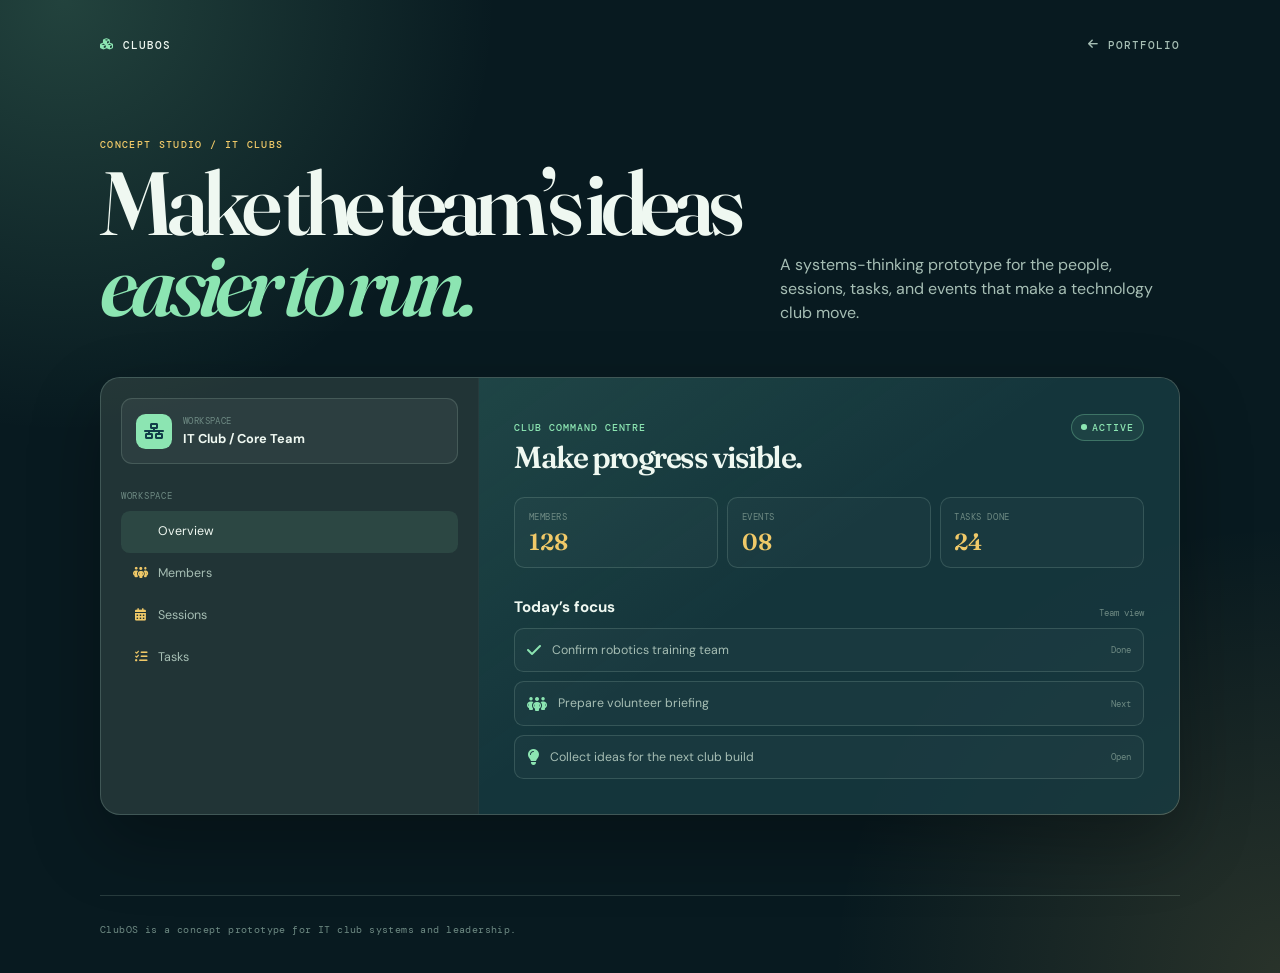
<file: projects/club-os/index.html>
<!doctype html>
<html lang="en">
<head>
  <meta charset="utf-8"><meta name="viewport" content="width=device-width, initial-scale=1"><meta name="theme-color" content="#123d49"><meta name="description" content="ClubOS is an IT club systems prototype by Shreyansh Raj Agrahari.">
  <link rel="preconnect" href="https://fonts.googleapis.com"><link rel="preconnect" href="https://fonts.gstatic.com" crossorigin><link href="https://fonts.googleapis.com/css2?family=DM+Mono:wght@400;500&amp;family=DM+Sans:wght@400;500;600;700&amp;family=Fraunces:opsz,wght@9..144,600;9..144,700&amp;display=swap" rel="stylesheet"><link rel="stylesheet" href="https://cdnjs.cloudflare.com/ajax/libs/font-awesome/6.7.2/css/all.min.css" referrerpolicy="no-referrer">
  <title>ClubOS | IT Club Systems Prototype</title>
  <style>:root{--ink:#eff8f1;--muted:#a6beb4;--quiet:#6e8a83;--bg:#081a20;--panel:#10343c;--line:rgba(216,245,225,.15);--green:#8ce5b2;--gold:#f0c968;--purple:#b9a8ff}*{box-sizing:border-box;margin:0}body{min-width:320px;color:var(--ink);background:radial-gradient(circle at 5% 0%,rgba(140,229,178,.2),transparent 27rem),radial-gradient(circle at 100% 100%,rgba(240,201,104,.14),transparent 28rem),var(--bg);font-family:"DM Sans",sans-serif;line-height:1.5}a{color:inherit;text-decoration:none}button,input{font:inherit}button{border:0;cursor:pointer}:focus-visible{outline:3px solid var(--gold);outline-offset:3px}.shell{width:min(1080px,calc(100% - 3rem));margin-inline:auto}.nav{display:flex;min-height:5.6rem;align-items:center;justify-content:space-between}.brand,.back{display:inline-flex;align-items:center;gap:.55rem;font:500 .7rem "DM Mono",monospace;letter-spacing:.09em;text-transform:uppercase}.brand i{color:var(--green)}.back{color:var(--muted)}.back:hover{color:var(--gold)}main{padding:3rem 0 5rem}.hero{display:flex;align-items:end;justify-content:space-between;gap:2rem}.eyebrow{color:var(--gold);font:500 .64rem "DM Mono",monospace;letter-spacing:.13em;text-transform:uppercase}.hero h1{max-width:43rem;margin-top:.8rem;font:600 clamp(3rem,7vw,6.2rem)/.9 "Fraunces",serif;letter-spacing:-.075em}.hero h1 em{color:var(--green);font-style:italic}.hero>p{max-width:25rem;color:var(--muted)}.app{display:grid;grid-template-columns:.7fr 1.3fr;gap:1px;overflow:hidden;margin-top:3.3rem;border:1px solid var(--line);border-radius:1.25rem;background:var(--line);box-shadow:0 28px 70px rgba(0,0,0,.3)}.sidebar{padding:1.25rem;background:rgba(0,0,0,.12)}.profile{display:flex;padding:.9rem;align-items:center;gap:.7rem;border:1px solid var(--line);border-radius:.7rem;background:rgba(255,255,255,.05)}.profile i{display:grid;width:2.2rem;height:2.2rem;place-items:center;border-radius:.6rem;color:#123d49;background:var(--green)}.profile span{display:block;color:var(--quiet);font:.55rem "DM Mono",monospace;letter-spacing:.05em;text-transform:uppercase}.profile strong{display:block;margin-top:.15rem;font-size:.8rem}.nav-label{display:block;margin:1.6rem 0 .55rem;color:var(--quiet);font:.58rem "DM Mono",monospace;letter-spacing:.08em;text-transform:uppercase}.tab{display:flex;width:100%;padding:.72rem;align-items:center;gap:.6rem;border-radius:.55rem;color:var(--muted);background:transparent;text-align:left;font-size:.78rem}.tab i{width:1rem;color:var(--gold);text-align:center}.tab.active,.tab:hover{color:var(--ink);background:rgba(140,229,178,.1)}.main{padding:clamp(1.3rem,4vw,2.2rem);background:linear-gradient(145deg,rgba(140,229,178,.09),transparent 45%),rgba(16,52,60,.78)}.main-top{display:flex;align-items:start;justify-content:space-between;gap:1rem}.main-top span{color:var(--green);font:500 .6rem "DM Mono",monospace;letter-spacing:.1em;text-transform:uppercase}.main-top h2{margin-top:.3rem;font:600 1.9rem/1 "Fraunces",serif;letter-spacing:-.05em}.live{display:inline-flex;padding:.38rem .55rem;align-items:center;gap:.35rem;border:1px solid rgba(140,229,178,.3);border-radius:99px;color:var(--green);background:rgba(140,229,178,.08);font:.56rem "DM Mono",monospace;text-transform:uppercase}.live i{width:.35rem;height:.35rem;border-radius:50%;background:var(--green)}.stats{display:grid;grid-template-columns:repeat(3,1fr);gap:.55rem;margin-top:1.5rem}.stat{padding:.85rem;border:1px solid var(--line);border-radius:.65rem;background:rgba(255,255,255,.025)}.stat span{display:block;color:var(--quiet);font:.54rem "DM Mono",monospace;letter-spacing:.06em;text-transform:uppercase}.stat strong{display:block;margin-top:.4rem;color:var(--gold);font:600 1.45rem/1 "Fraunces",serif}.section-title{display:flex;margin-top:1.8rem;align-items:end;justify-content:space-between}.section-title h3{font-size:.95rem}.section-title span{color:var(--quiet);font:.56rem "DM Mono",monospace}.task{display:flex;margin-top:.55rem;padding:.75rem;align-items:center;gap:.65rem;border:1px solid var(--line);border-radius:.6rem;background:rgba(255,255,255,.025)}.task i{color:var(--green)}.task span{color:var(--muted);font-size:.77rem}.task small{margin-left:auto;color:var(--quiet);font:.55rem "DM Mono",monospace}.footer{padding:1.7rem 0 2.3rem;border-top:1px solid var(--line);color:var(--quiet);font:.64rem "DM Mono",monospace;letter-spacing:.04em}@media(max-width:760px){.hero,.app{display:grid;grid-template-columns:1fr;gap:1.2rem}.sidebar{border-bottom:1px solid var(--line)}.stats{grid-template-columns:1fr 1fr}}@media(max-width:480px){.shell{width:min(100% - 2rem,1080px)}.nav{min-height:4.7rem}.stats{grid-template-columns:1fr}}
  </style>
</head>
<body><header class="shell nav"><a class="brand" href="../../portfolio.html"><i class="fa-solid fa-cubes"></i> ClubOS</a><a class="back" href="../../portfolio.html#work"><i class="fa-solid fa-arrow-left"></i> Portfolio</a></header><main class="shell"><section class="hero"><div><p class="eyebrow">Concept studio / IT clubs</p><h1>Make the team’s ideas <em>easier to run.</em></h1></div><p>A systems-thinking prototype for the people, sessions, tasks, and events that make a technology club move.</p></section><section class="app" aria-label="IT club management prototype"><aside class="sidebar"><div class="profile"><i class="fa-solid fa-network-wired"></i><div><span>Workspace</span><strong>IT Club / Core Team</strong></div></div><span class="nav-label">Workspace</span><button class="tab active"><i class="fa-solid fa-grid-2"></i> Overview</button><button class="tab"><i class="fa-solid fa-people-group"></i> Members</button><button class="tab"><i class="fa-solid fa-calendar-days"></i> Sessions</button><button class="tab"><i class="fa-solid fa-list-check"></i> Tasks</button></aside><div class="main"><div class="main-top"><div><span>Club command centre</span><h2>Make progress visible.</h2></div><span class="live"><i></i> Active</span></div><div class="stats"><article class="stat"><span>Members</span><strong>128</strong></article><article class="stat"><span>Events</span><strong>08</strong></article><article class="stat"><span>Tasks done</span><strong>24</strong></article></div><div class="section-title"><h3>Today’s focus</h3><span>Team view</span></div><div class="task"><i class="fa-solid fa-check"></i><span>Confirm robotics training team</span><small>Done</small></div><div class="task"><i class="fa-solid fa-people-group"></i><span>Prepare volunteer briefing</span><small>Next</small></div><div class="task"><i class="fa-solid fa-lightbulb"></i><span>Collect ideas for the next club build</span><small>Open</small></div></div></section></main><footer class="shell footer">ClubOS is a concept prototype for IT club systems and leadership.</footer></body></html>
</file>
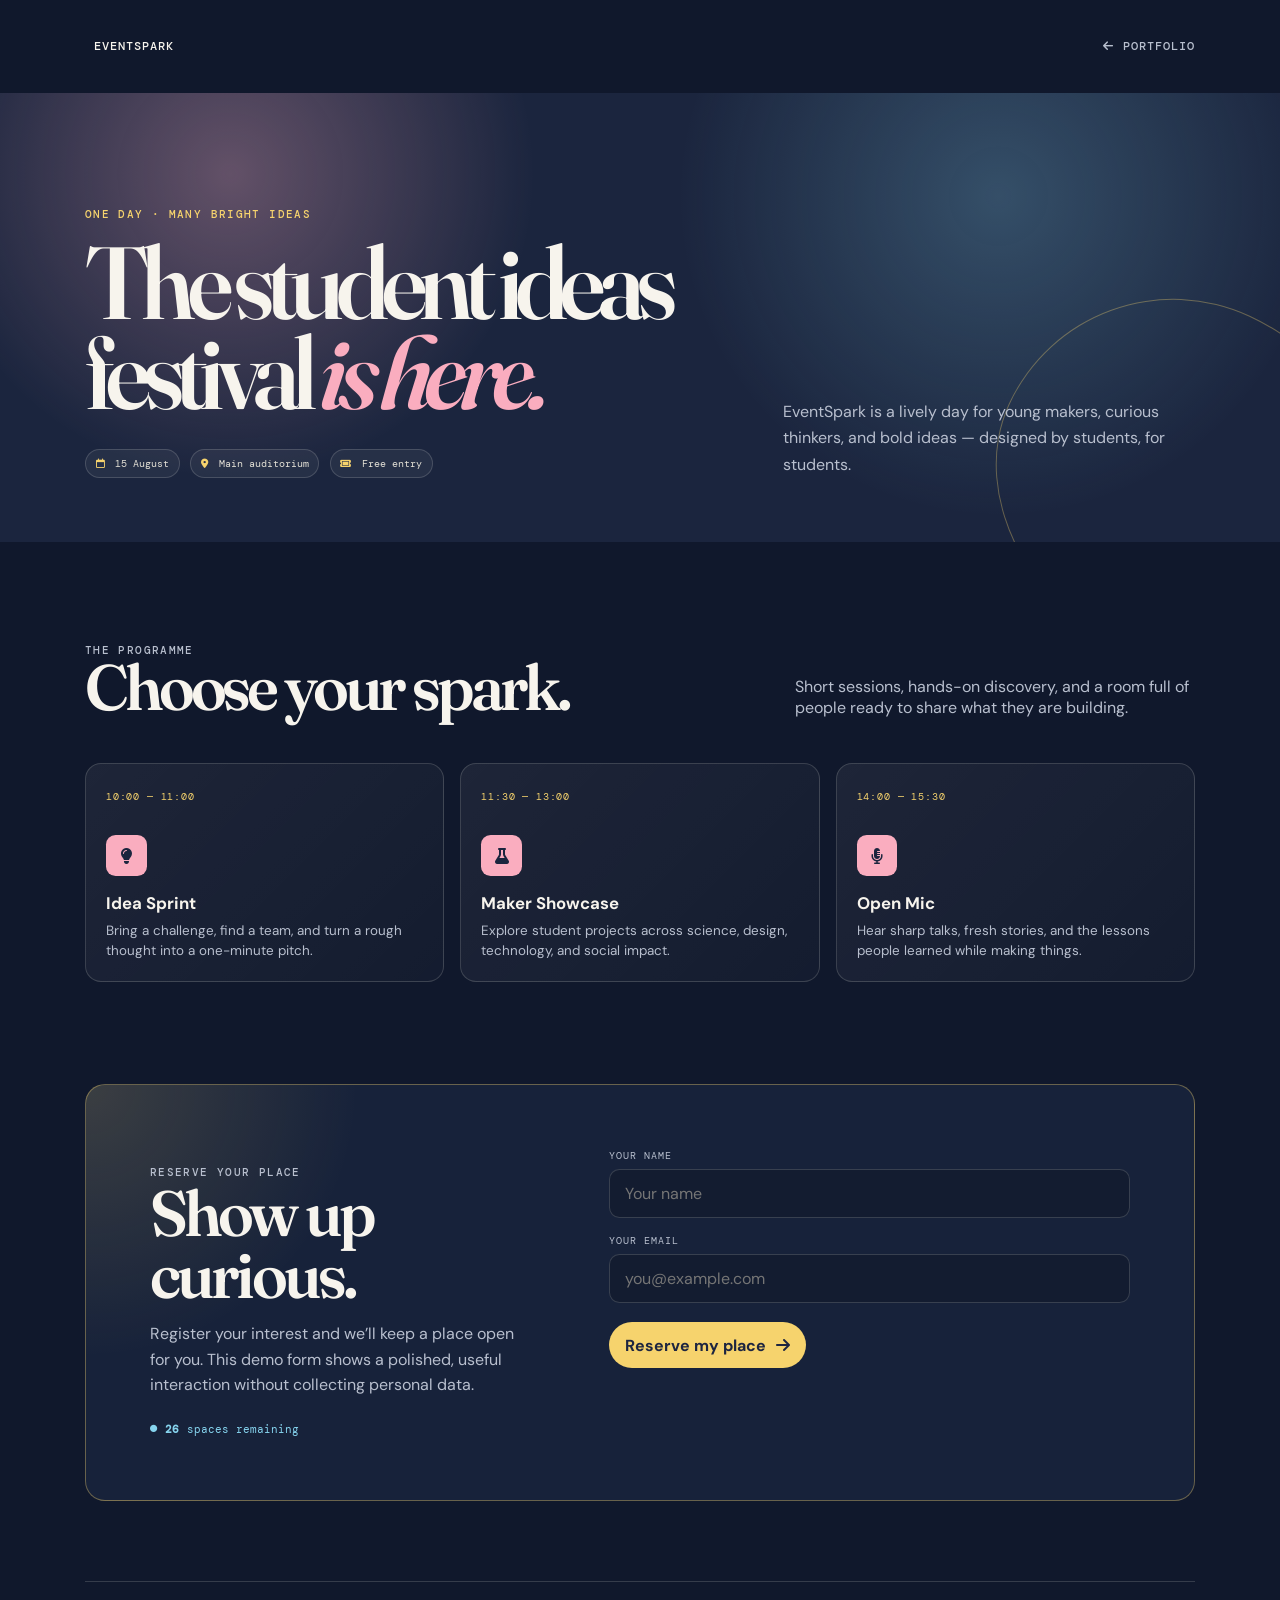
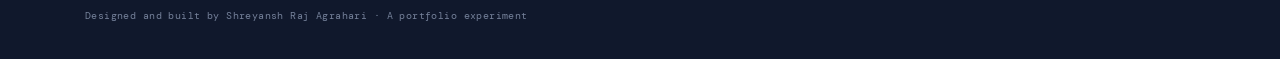
<file: projects/event-spark/index.html>
<!doctype html>
<html lang="en">
<head>
  <meta charset="utf-8">
  <meta name="viewport" content="width=device-width, initial-scale=1">
  <meta name="theme-color" content="#1b253e">
  <meta name="description" content="EventSpark is a responsive school event website by Shreyansh Raj Agrahari.">
  <link rel="preconnect" href="https://fonts.googleapis.com">
  <link rel="preconnect" href="https://fonts.gstatic.com" crossorigin>
  <link href="https://fonts.googleapis.com/css2?family=DM+Mono:wght@400;500&amp;family=DM+Sans:wght@400;500;600;700&amp;family=Fraunces:opsz,wght@9..144,600;9..144,700&amp;display=swap" rel="stylesheet">
  <link rel="stylesheet" href="https://cdnjs.cloudflare.com/ajax/libs/font-awesome/6.7.2/css/all.min.css" referrerpolicy="no-referrer">
  <title>EventSpark | Student Ideas Festival</title>
  <style>
    :root{--ink:#f7f4ed;--muted:#b8bfce;--navy:#1b253e;--deep:#10182c;--pink:#faadbf;--yellow:#f6d36d;--blue:#86d4ee;--line:rgba(247,244,237,.16)}*{box-sizing:border-box;margin:0}body{min-width:320px;color:var(--ink);background:var(--deep);font-family:"DM Sans",sans-serif}a{color:inherit;text-decoration:none}button,input{font:inherit}button{border:0;cursor:pointer}:focus-visible{outline:3px solid var(--yellow);outline-offset:4px}.shell{width:min(1110px,calc(100% - 3rem));margin-inline:auto}.nav{display:flex;min-height:5.8rem;align-items:center;justify-content:space-between;gap:1rem}.brand,.back{display:inline-flex;align-items:center;gap:.55rem;font:500 .72rem "DM Mono",monospace;letter-spacing:.09em;text-transform:uppercase}.brand i{color:var(--pink)}.back{color:var(--muted)}.back:hover{color:var(--yellow)}.hero{position:relative;overflow:hidden;padding:clamp(3rem,9vw,7.2rem) 0 4rem;background:radial-gradient(circle at 18% 18%,rgba(250,173,191,.32),transparent 19rem),radial-gradient(circle at 78% 23%,rgba(134,212,238,.24),transparent 20rem),var(--navy)}.hero::after{position:absolute;right:-5rem;bottom:-8rem;width:23rem;height:23rem;content:"";border:1px solid rgba(246,211,109,.34);border-radius:49% 51% 30% 70%/49% 39% 61% 51%;transform:rotate(25deg)}.hero-grid{position:relative;z-index:1;display:grid;grid-template-columns:1fr .65fr;gap:4rem;align-items:end}.eyebrow{color:var(--yellow);font:500 .66rem "DM Mono",monospace;letter-spacing:.13em;text-transform:uppercase}.hero h1{max-width:45rem;margin-top:1rem;font:600 clamp(3.5rem,8vw,7rem)/.88 "Fraunces",serif;letter-spacing:-.075em}.hero h1 em{color:var(--pink);font-style:italic}.hero p:not(.eyebrow){max-width:26rem;color:var(--muted);line-height:1.65}.hero-info{display:flex;flex-wrap:wrap;gap:.65rem;margin-top:2rem}.hero-info span{padding:.43rem .6rem;border:1px solid var(--line);border-radius:99px;background:rgba(255,255,255,.05);color:#e5e2d7;font:.61rem "DM Mono",monospace}.hero-info i{margin-right:.3rem;color:var(--yellow)}.agenda{padding:clamp(4rem,8vw,7rem) 0}.heading{display:flex;align-items:end;justify-content:space-between;gap:2rem}.heading h2{font:600 clamp(2.5rem,5vw,4.5rem)/.95 "Fraunces",serif;letter-spacing:-.065em}.heading p{max-width:25rem;color:var(--muted)}.schedule{display:grid;grid-template-columns:repeat(3,1fr);gap:1rem;margin-top:2.8rem}.schedule article{padding:1.25rem;border:1px solid var(--line);border-radius:1rem;background:linear-gradient(135deg,rgba(255,255,255,.06),rgba(255,255,255,.02));transition:transform .2s ease,border-color .2s ease}.schedule article:hover{border-color:var(--blue);transform:translateY(-5px)}.schedule time{color:var(--yellow);font:.65rem "DM Mono",monospace;letter-spacing:.08em}.schedule i{display:grid;width:2.55rem;height:2.55rem;margin-top:1.9rem;place-items:center;border-radius:.6rem;color:var(--navy);background:var(--pink)}.schedule h3{margin-top:1rem;font-size:1.05rem}.schedule p{margin-top:.4rem;color:var(--muted);font-size:.84rem;line-height:1.5}.rsvp-section{padding-bottom:5rem}.rsvp{display:grid;grid-template-columns:.83fr 1.17fr;gap:clamp(2rem,7vw,6rem);padding:clamp(1.5rem,5vw,4rem);border:1px solid rgba(246,211,109,.36);border-radius:1.25rem;background:radial-gradient(circle at 0% 0%,rgba(246,211,109,.16),transparent 17rem),#17223a}.rsvp h2{font:600 clamp(2.4rem,5vw,4rem)/.96 "Fraunces",serif;letter-spacing:-.06em}.rsvp p{max-width:24rem;margin-top:1rem;color:var(--muted);line-height:1.6}.spots{display:inline-flex;align-items:center;gap:.5rem;margin-top:1.5rem;color:var(--blue);font:.68rem "DM Mono",monospace}.spots i{font-size:.45rem;animation:pulse 1.6s infinite}@keyframes pulse{50%{opacity:.35}}form{display:grid;align-content:start;gap:1rem}.field{display:grid;gap:.4rem}.field label{color:var(--muted);font:.62rem "DM Mono",monospace;letter-spacing:.1em;text-transform:uppercase}.field input{width:100%;padding:.83rem .9rem;border:1px solid var(--line);border-radius:.65rem;outline:none;color:var(--ink);background:rgba(0,0,0,.16)}.field input:focus{border-color:var(--yellow);box-shadow:0 0 0 4px rgba(246,211,109,.1)}.submit{display:inline-flex;width:max-content;margin-top:.2rem;padding:.78rem 1rem;align-items:center;gap:.6rem;border-radius:99px;color:#1d2540;background:var(--yellow);font-weight:700}.submit:hover{background:#ffe59a}.status{min-height:1.2rem;color:var(--blue);font-size:.78rem}.footer{padding:1.7rem 0 2.3rem;border-top:1px solid var(--line);color:#75819a;font:.65rem "DM Mono",monospace;letter-spacing:.04em}@media(max-width:760px){.hero-grid,.rsvp{grid-template-columns:1fr;gap:1.4rem}.schedule{grid-template-columns:1fr}.hero h1{font-size:clamp(3.2rem,15vw,5rem)}}@media(max-width:480px){.shell{width:min(100% - 2rem,1110px)}.nav{min-height:4.7rem}}
  </style>
</head>
<body>
  <header class="shell nav"><a class="brand" href="../../portfolio.html"><i class="fa-solid fa-sparkles"></i> EventSpark</a><a class="back" href="../../portfolio.html#work"><i class="fa-solid fa-arrow-left"></i> Portfolio</a></header>
  <section class="hero"><div class="shell hero-grid"><div><p class="eyebrow">One day · many bright ideas</p><h1>The student ideas festival <em>is here.</em></h1><div class="hero-info"><span><i class="fa-regular fa-calendar"></i> 15 August</span><span><i class="fa-solid fa-location-dot"></i> Main auditorium</span><span><i class="fa-solid fa-ticket"></i> Free entry</span></div></div><p>EventSpark is a lively day for young makers, curious thinkers, and bold ideas — designed by students, for students.</p></div></section>
  <main><section class="shell agenda"><div class="heading"><div><p class="eyebrow">The programme</p><h2>Choose your spark.</h2></div><p>Short sessions, hands-on discovery, and a room full of people ready to share what they are building.</p></div><div class="schedule"><article><time>10:00 — 11:00</time><i class="fa-solid fa-lightbulb"></i><h3>Idea Sprint</h3><p>Bring a challenge, find a team, and turn a rough thought into a one-minute pitch.</p></article><article><time>11:30 — 13:00</time><i class="fa-solid fa-flask"></i><h3>Maker Showcase</h3><p>Explore student projects across science, design, technology, and social impact.</p></article><article><time>14:00 — 15:30</time><i class="fa-solid fa-microphone-lines"></i><h3>Open Mic</h3><p>Hear sharp talks, fresh stories, and the lessons people learned while making things.</p></article></div></section>
    <section class="shell rsvp-section"><div class="rsvp"><div><p class="eyebrow">Reserve your place</p><h2>Show up curious.</h2><p>Register your interest and we’ll keep a place open for you. This demo form shows a polished, useful interaction without collecting personal data.</p><span class="spots"><i class="fa-solid fa-circle"></i> <b id="spots">26</b> spaces remaining</span></div><form id="rsvpForm" novalidate><div class="field"><label for="name">Your name</label><input id="name" required autocomplete="name" placeholder="Your name"></div><div class="field"><label for="email">Your email</label><input id="email" required type="email" autocomplete="email" placeholder="you@example.com"></div><button class="submit" type="submit">Reserve my place <i class="fa-solid fa-arrow-right"></i></button><p class="status" id="status" aria-live="polite"></p></form></div></section>
  </main><footer class="shell footer">Designed and built by Shreyansh Raj Agrahari · A portfolio experiment</footer>
  <script>
    const form = document.getElementById('rsvpForm'), status = document.getElementById('status'), spots = document.getElementById('spots'); let reserved = false;
    form.addEventListener('submit',(event)=>{event.preventDefault();if(!form.checkValidity()){status.textContent='Please enter your name and a valid email address.';form.reportValidity();return;}if(reserved){status.textContent='Your spot is already reserved — see you there!';return;}reserved=true;spots.textContent=Math.max(0,Number(spots.textContent)-1);status.textContent='You’re on the list. We can’t wait to see what sparks for you!';form.reset();});
  </script>
</body>
</html>
</file>
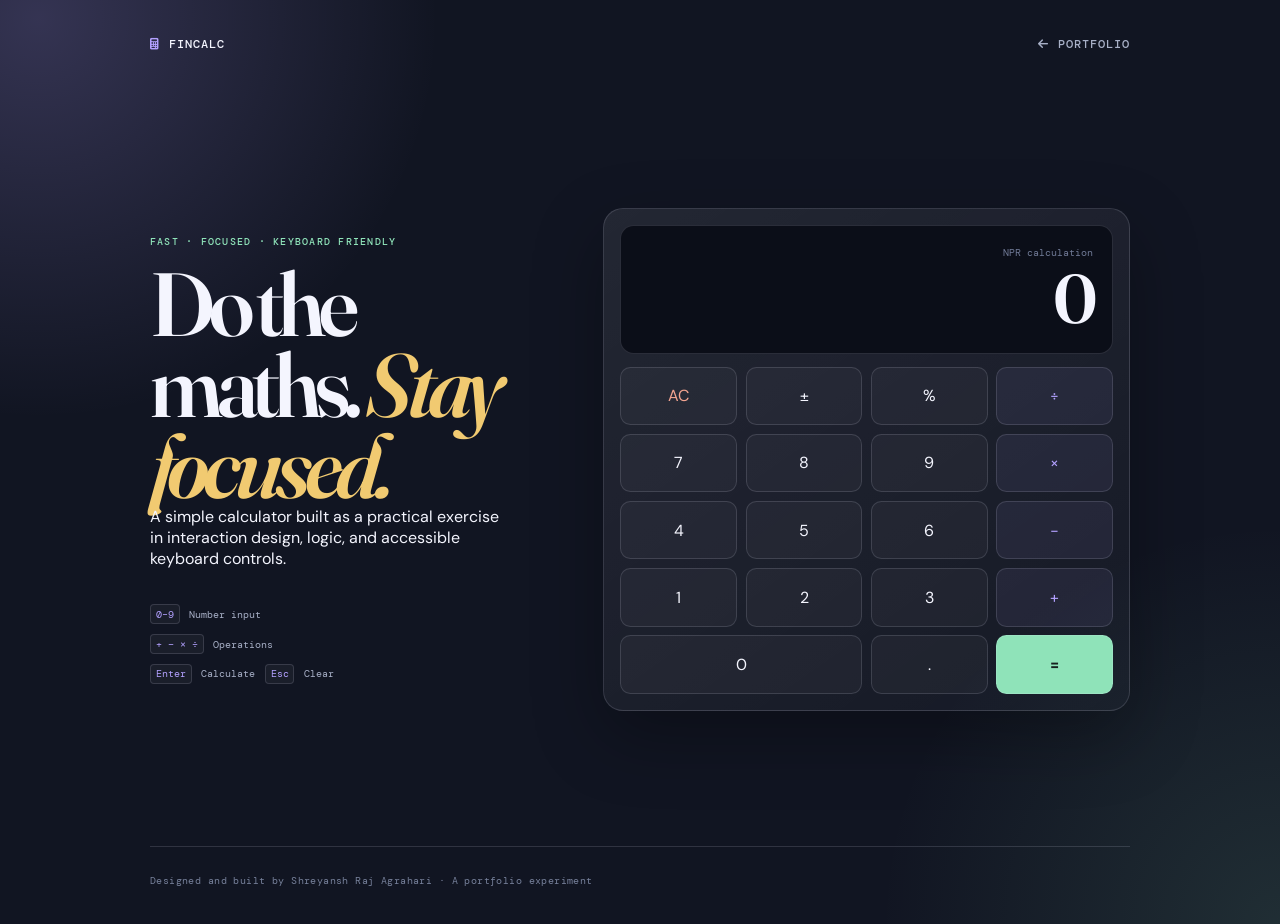
<file: projects/fin-calc/index.html>
<!doctype html>
<html lang="en">
<head>
  <meta charset="utf-8">
  <meta name="viewport" content="width=device-width, initial-scale=1">
  <meta name="theme-color" content="#111522">
  <meta name="description" content="FinCalc is a keyboard-friendly calculator project by Shreyansh Raj Agrahari.">
  <link rel="preconnect" href="https://fonts.googleapis.com">
  <link rel="preconnect" href="https://fonts.gstatic.com" crossorigin>
  <link href="https://fonts.googleapis.com/css2?family=DM+Mono:wght@400;500&amp;family=DM+Sans:wght@400;500;600;700&amp;family=Fraunces:opsz,wght@9..144,600;9..144,700&amp;display=swap" rel="stylesheet">
  <link rel="stylesheet" href="https://cdnjs.cloudflare.com/ajax/libs/font-awesome/6.7.2/css/all.min.css" referrerpolicy="no-referrer">
  <title>FinCalc | Fast NPR Calculator</title>
  <style>
    :root { --ink:#f4f5fe; --muted:#a8b0c7; --bg:#111522; --panel:#1a2034; --line:rgba(231,235,255,.14); --purple:#b3a1ff; --gold:#f1ca71; --green:#8fe3b9; } *{box-sizing:border-box;margin:0} body{min-width:320px;color:var(--ink);background:radial-gradient(circle at 3% 2%,rgba(179,161,255,.22),transparent 25rem),radial-gradient(circle at 100% 100%,rgba(143,227,185,.12),transparent 25rem),var(--bg);font-family:"DM Sans",sans-serif} a{color:inherit;text-decoration:none} button{font:inherit;border:0;cursor:pointer}:focus-visible{outline:3px solid var(--gold);outline-offset:3px}.shell{width:min(980px,calc(100% - 3rem));margin-inline:auto}.nav{display:flex;min-height:5.6rem;align-items:center;justify-content:space-between}.brand,.back{display:inline-flex;align-items:center;gap:.55rem;font:500 .72rem "DM Mono",monospace;letter-spacing:.09em;text-transform:uppercase}.brand i{color:var(--purple)}.back{color:var(--muted)}.back:hover{color:var(--gold)}main{display:grid;grid-template-columns:.8fr 1.2fr;min-height:calc(100svh - 9rem);padding:3rem 0 4rem;align-items:center;gap:clamp(2rem,8vw,7rem)}.eyebrow{color:var(--green);font:500 .65rem "DM Mono",monospace;letter-spacing:.12em;text-transform:uppercase}.hero h1{margin-top:1rem;font:600 clamp(3.4rem,7vw,6rem)/.9 "Fraunces",serif;letter-spacing:-.07em}.hero h1 em{color:var(--gold);font-style:italic}.hero p:last-child{max-width:23rem;margin-top:1.5rem;color:var(--muted);line-height:1.6}.shortcuts{display:grid;gap:.6rem;margin-top:2.2rem;color:var(--muted);font:.65rem "DM Mono",monospace}.shortcuts span{display:inline-flex;align-items:center;gap:.6rem}.shortcuts kbd{padding:.16rem .3rem;border:1px solid var(--line);border-radius:.25rem;color:var(--purple);background:rgba(255,255,255,.04);font:inherit}.calculator{padding:1rem;border:1px solid var(--line);border-radius:1.25rem;background:linear-gradient(145deg,rgba(255,255,255,.08),rgba(255,255,255,.02));box-shadow:0 25px 70px rgba(0,0,0,.3)}.display{min-height:8rem;padding:1.2rem;overflow:hidden;border:1px solid var(--line);border-radius:.85rem;background:#0b0e18;text-align:right}.history{min-height:1.2rem;color:#707a96;font:.65rem "DM Mono",monospace;word-break:break-all}.result{margin-top:1.4rem;color:var(--ink);font:600 clamp(2.6rem,6vw,4.3rem)/1 "Fraunces",serif;letter-spacing:-.07em;word-break:break-all}.keypad{display:grid;grid-template-columns:repeat(4,1fr);gap:.55rem;margin-top:.8rem}.key{min-height:3.65rem;border:1px solid var(--line);border-radius:.65rem;color:var(--ink);background:rgba(255,255,255,.035);font-size:1rem;transition:transform .15s ease,background .15s ease,border-color .15s ease}.key:hover{border-color:rgba(179,161,255,.6);background:rgba(179,161,255,.13);transform:translateY(-2px)}.key.operator{color:var(--purple);background:rgba(179,161,255,.08)}.key.clear{color:#f2a490}.key.equal{color:#17201e;background:var(--green);font-weight:700}.key.wide{grid-column:span 2}.footer{padding:1.7rem 0 2.3rem;border-top:1px solid var(--line);color:#77819b;font:.65rem "DM Mono",monospace;letter-spacing:.04em}@media(max-width:720px){main{grid-template-columns:1fr;min-height:0;padding-top:2rem}.hero h1{font-size:clamp(3rem,15vw,4.7rem)}.shortcuts{display:none}}@media(max-width:480px){.shell{width:min(100% - 2rem,980px)}.nav{min-height:4.7rem}.key{min-height:3.25rem}}
  </style>
</head>
<body>
  <header class="shell nav"><a class="brand" href="../../portfolio.html"><i class="fa-solid fa-calculator"></i> FinCalc</a><a class="back" href="../../portfolio.html#work"><i class="fa-solid fa-arrow-left"></i> Portfolio</a></header>
  <main class="shell"><section class="hero"><p class="eyebrow">Fast · focused · keyboard friendly</p><h1>Do the maths. <em>Stay focused.</em></h1><p>A simple calculator built as a practical exercise in interaction design, logic, and accessible keyboard controls.</p><div class="shortcuts"><span><kbd>0–9</kbd> Number input</span><span><kbd>+ − × ÷</kbd> Operations</span><span><kbd>Enter</kbd> Calculate <kbd>Esc</kbd> Clear</span></div></section>
    <section class="calculator" aria-label="Calculator"><div class="display"><div class="history" id="history" aria-live="polite">NPR calculation</div><output class="result" id="result" aria-live="polite">0</output></div><div class="keypad" id="keypad"><button class="key clear" data-action="clear">AC</button><button class="key" data-action="sign">±</button><button class="key" data-action="percent">%</button><button class="key operator" data-operator="/">÷</button><button class="key" data-number="7">7</button><button class="key" data-number="8">8</button><button class="key" data-number="9">9</button><button class="key operator" data-operator="*">×</button><button class="key" data-number="4">4</button><button class="key" data-number="5">5</button><button class="key" data-number="6">6</button><button class="key operator" data-operator="-">−</button><button class="key" data-number="1">1</button><button class="key" data-number="2">2</button><button class="key" data-number="3">3</button><button class="key operator" data-operator="+">+</button><button class="key wide" data-number="0">0</button><button class="key" data-action="decimal">.</button><button class="key equal" data-action="equals">=</button></div></section>
  </main><footer class="shell footer">Designed and built by Shreyansh Raj Agrahari · A portfolio experiment</footer>
  <script>
    const result = document.getElementById('result'), history = document.getElementById('history'), keypad = document.getElementById('keypad');
    let current = '0', stored = null, operator = null, waiting = false;
    const format = (value) => new Intl.NumberFormat('en-NP',{maximumFractionDigits:8}).format(Number(value));
    const render = () => { result.textContent = format(current); history.textContent = operator && stored !== null ? `${format(stored)} ${operator === '*' ? '×' : operator === '/' ? '÷' : operator}` : 'NPR calculation'; };
    const number = (value) => { current = waiting ? value : current === '0' ? value : current + value; waiting = false; render(); };
    const calculate = () => { if (stored === null || !operator || waiting) return; const next = Number(current); const operations = { '+': (a,b) => a+b, '-': (a,b) => a-b, '*': (a,b) => a*b, '/': (a,b) => b === 0 ? NaN : a/b }; const answer = operations[operator](stored,next); history.textContent = `${format(stored)} ${operator === '*' ? '×' : operator === '/' ? '÷' : operator} ${format(next)} =`; current = Number.isFinite(answer) ? String(answer) : '0'; stored = null; operator = null; waiting = true; result.textContent = Number.isFinite(answer) ? format(current) : 'Error'; };
    const chooseOperator = (nextOperator) => { if (operator && !waiting) calculate(); stored = Number(current); operator = nextOperator; waiting = true; render(); };
    const action = (name) => { if(name === 'clear'){ current='0';stored=null;operator=null;waiting=false;render(); } if(name === 'decimal' && !current.includes('.')){ current = waiting ? '0.' : current + '.'; waiting=false;render(); } if(name === 'sign'){ current=String(Number(current)*-1);render(); } if(name === 'percent'){ current=String(Number(current)/100);render(); } if(name === 'equals') calculate(); };
    keypad.addEventListener('click',(event)=>{ const button=event.target.closest('button'); if(!button)return; if(button.dataset.number !== undefined) number(button.dataset.number); if(button.dataset.operator) chooseOperator(button.dataset.operator); if(button.dataset.action) action(button.dataset.action); });
    window.addEventListener('keydown',(event)=>{ if(/\d/.test(event.key)) number(event.key); else if(['+','-','*','/'].includes(event.key)) chooseOperator(event.key); else if(event.key==='Enter'||event.key==='='){event.preventDefault();calculate();} else if(event.key==='.'||event.key===',') action('decimal'); else if(event.key==='Escape') action('clear'); else if(event.key==='Backspace'&&!waiting){current=current.length>1?current.slice(0,-1):'0';render();} }); render();
  </script>
</body>
</html>
</file>
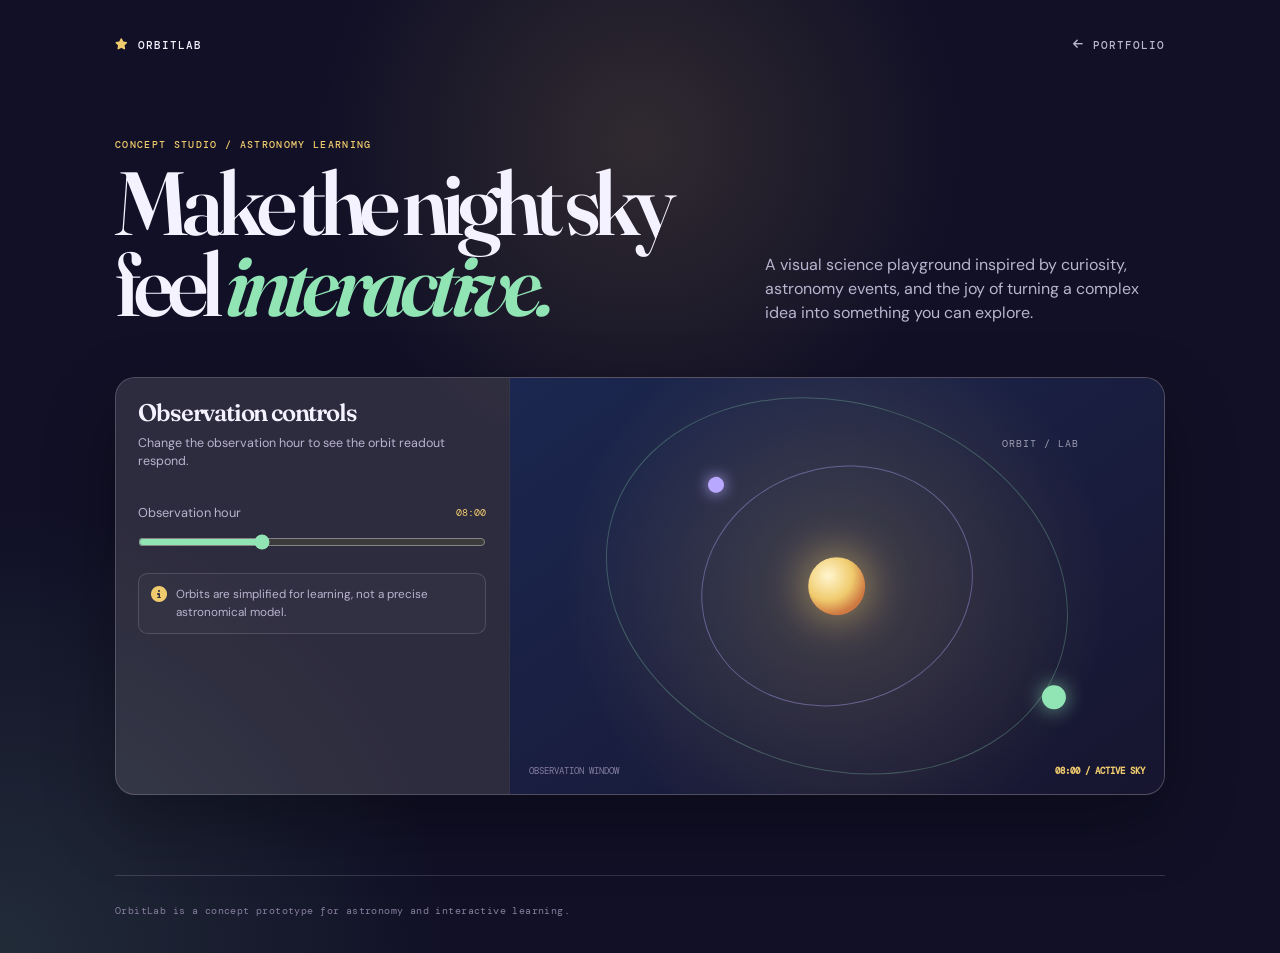
<file: projects/orbit-lab/index.html>
<!doctype html>
<html lang="en">
<head>
  <meta charset="utf-8"><meta name="viewport" content="width=device-width, initial-scale=1"><meta name="theme-color" content="#17152f"><meta name="description" content="OrbitLab is an interactive astronomy learning prototype by Shreyansh Raj Agrahari.">
  <link rel="preconnect" href="https://fonts.googleapis.com"><link rel="preconnect" href="https://fonts.gstatic.com" crossorigin><link href="https://fonts.googleapis.com/css2?family=DM+Mono:wght@400;500&amp;family=DM+Sans:wght@400;500;600;700&amp;family=Fraunces:opsz,wght@9..144,600;9..144,700&amp;display=swap" rel="stylesheet"><link rel="stylesheet" href="https://cdnjs.cloudflare.com/ajax/libs/font-awesome/6.7.2/css/all.min.css" referrerpolicy="no-referrer">
  <title>OrbitLab | Astronomy Learning Prototype</title>
  <style>:root{--ink:#f5f2ff;--muted:#b9b4cf;--quiet:#857e9d;--bg:#111026;--panel:#1b1738;--line:rgba(245,242,255,.15);--gold:#f0cb6e;--green:#91e5b5;--purple:#b9a8ff;--pink:#f1a7c0}*{box-sizing:border-box;margin:0}body{min-width:320px;color:var(--ink);background:radial-gradient(circle at 50% 15%,rgba(240,203,110,.14),transparent 20rem),radial-gradient(circle at 0% 100%,rgba(145,229,181,.13),transparent 28rem),var(--bg);font-family:"DM Sans",sans-serif;line-height:1.5}a{color:inherit;text-decoration:none}button,input{font:inherit}button{border:0;cursor:pointer}:focus-visible{outline:3px solid var(--gold);outline-offset:3px}.shell{width:min(1050px,calc(100% - 3rem));margin-inline:auto}.nav{display:flex;min-height:5.6rem;align-items:center;justify-content:space-between}.brand,.back{display:inline-flex;align-items:center;gap:.55rem;font:500 .7rem "DM Mono",monospace;letter-spacing:.09em;text-transform:uppercase}.brand i{color:var(--gold)}.back{color:var(--muted)}.back:hover{color:var(--green)}main{padding:3rem 0 5rem}.hero{display:flex;align-items:end;justify-content:space-between;gap:2rem}.eyebrow{color:var(--gold);font:500 .64rem "DM Mono",monospace;letter-spacing:.13em;text-transform:uppercase}.hero h1{max-width:43rem;margin-top:.8rem;font:600 clamp(3rem,7vw,6.2rem)/.9 "Fraunces",serif;letter-spacing:-.075em}.hero h1 em{color:var(--green);font-style:italic}.hero>p{max-width:25rem;color:var(--muted)}.lab{display:grid;grid-template-columns:.75fr 1.25fr;gap:1px;overflow:hidden;margin-top:3.3rem;border:1px solid var(--line);border-radius:1.25rem;background:var(--line);box-shadow:0 28px 70px rgba(0,0,0,.3)}.controls{padding:1.4rem;background:rgba(0,0,0,.12)}.controls h2{font:600 1.5rem/1 "Fraunces",serif;letter-spacing:-.05em}.controls p{margin-top:.55rem;color:var(--muted);font-size:.78rem}.slider{margin-top:2rem}.slider label{display:flex;align-items:center;justify-content:space-between;color:var(--muted);font-size:.8rem}.slider output{color:var(--gold);font:.64rem "DM Mono",monospace}.slider input{width:100%;margin-top:.75rem;accent-color:var(--green)}.fact{display:flex;margin-top:1rem;padding:.75rem;align-items:start;gap:.55rem;border:1px solid var(--line);border-radius:.6rem;background:rgba(255,255,255,.025)}.fact i{color:var(--gold)}.fact span{color:var(--muted);font-size:.73rem}.sky{position:relative;min-height:26rem;overflow:hidden;background:radial-gradient(circle at 50% 50%,rgba(240,203,110,.2),transparent 17rem),linear-gradient(145deg,#1b2750,#17152f)}.sun{position:absolute;top:50%;left:50%;width:3.6rem;aspect-ratio:1;border-radius:50%;background:radial-gradient(circle at 35% 32%,#fff6cf,var(--gold) 45%,#cf7a42 72%);box-shadow:0 0 45px rgba(240,203,110,.7);transform:translate(-50%,-50%)}.orbit{position:absolute;top:50%;left:50%;border:1px solid rgba(185,168,255,.4);border-radius:50%;transform:translate(-50%,-50%) rotate(-18deg)}.orbit-one{width:42%;height:57%}.orbit-two{width:72%;height:88%;border-color:rgba(145,229,181,.28);transform:translate(-50%,-50%) rotate(18deg)}.planet{position:absolute;border-radius:50%;transition:transform .45s ease}.planet-one{top:22%;left:31%;width:1rem;aspect-ratio:1;background:var(--purple);box-shadow:0 0 15px var(--purple)}.planet-two{right:15%;bottom:20%;width:1.5rem;aspect-ratio:1;background:var(--green);box-shadow:0 0 20px rgba(145,229,181,.7)}.constellation{position:absolute;top:14%;right:13%;color:rgba(245,242,255,.6);font:.6rem "DM Mono",monospace;letter-spacing:.1em;text-transform:uppercase}.readout{position:absolute;right:1.2rem;bottom:1.1rem;left:1.2rem;display:flex;align-items:center;justify-content:space-between;color:var(--quiet);font:.59rem "DM Mono",monospace;text-transform:uppercase}.readout strong{color:var(--gold)}.footer{padding:1.7rem 0 2.3rem;border-top:1px solid var(--line);color:var(--quiet);font:.64rem "DM Mono",monospace;letter-spacing:.04em}@media(max-width:760px){.hero,.lab{display:grid;grid-template-columns:1fr;gap:1.2rem}.sky{min-height:22rem}}@media(max-width:480px){.shell{width:min(100% - 2rem,1050px)}.nav{min-height:4.7rem}}
  </style>
</head>
<body><header class="shell nav"><a class="brand" href="../../portfolio.html"><i class="fa-solid fa-star"></i> OrbitLab</a><a class="back" href="../../portfolio.html#work"><i class="fa-solid fa-arrow-left"></i> Portfolio</a></header><main class="shell"><section class="hero"><div><p class="eyebrow">Concept studio / astronomy learning</p><h1>Make the night sky feel <em>interactive.</em></h1></div><p>A visual science playground inspired by curiosity, astronomy events, and the joy of turning a complex idea into something you can explore.</p></section><section class="lab" aria-label="Astronomy orbit explorer"><aside class="controls"><h2>Observation controls</h2><p>Change the observation hour to see the orbit readout respond.</p><div class="slider"><label for="hour">Observation hour <output id="hourValue">08:00</output></label><input id="hour" type="range" min="0" max="23" value="8"></div><div class="fact"><i class="fa-solid fa-circle-info"></i><span>Orbits are simplified for learning, not a precise astronomical model.</span></div></aside><div class="sky"><div class="sun"></div><div class="orbit orbit-one"></div><div class="orbit orbit-two"></div><div class="planet planet-one" id="planetOne"></div><div class="planet planet-two" id="planetTwo"></div><span class="constellation">ORBIT / LAB</span><div class="readout"><span>Observation window</span><strong id="readout">08:00 / quiet sky</strong></div></div></section></main><footer class="shell footer">OrbitLab is a concept prototype for astronomy and interactive learning.</footer><script>const hour=document.getElementById('hour'),hourValue=document.getElementById('hourValue'),readout=document.getElementById('readout'),one=document.getElementById('planetOne'),two=document.getElementById('planetTwo');const update=()=>{const value=Number(hour.value);const time=`${String(value).padStart(2,'0')}:00`;hourValue.textContent=time;readout.textContent=`${time} / ${value>18||value<5?'deep sky':'active sky'}`;one.style.transform=`rotate(${value*15}deg) translateX(${Math.sin(value)*8}px)`;two.style.transform=`rotate(${value*11}deg) translateX(${Math.cos(value)*12}px)`};hour.addEventListener('input',update);update();</script></body></html>
</file>
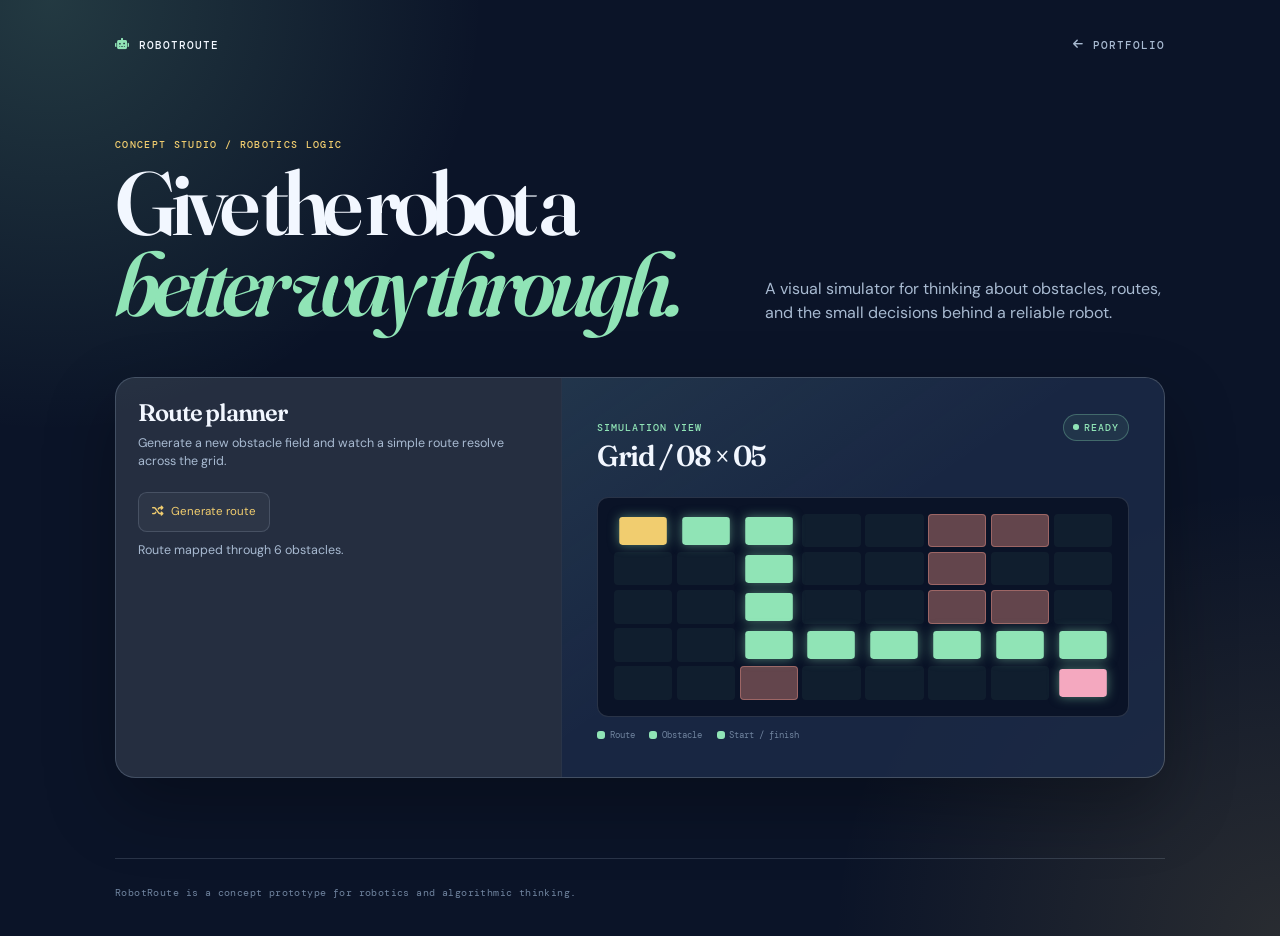
<file: projects/robot-route/index.html>
<!doctype html>
<html lang="en">
<head>
  <meta charset="utf-8"><meta name="viewport" content="width=device-width, initial-scale=1"><meta name="theme-color" content="#111e38"><meta name="description" content="RobotRoute is an interactive robotics path-planning prototype by Shreyansh Raj Agrahari.">
  <link rel="preconnect" href="https://fonts.googleapis.com"><link rel="preconnect" href="https://fonts.gstatic.com" crossorigin><link href="https://fonts.googleapis.com/css2?family=DM+Mono:wght@400;500&amp;family=DM+Sans:wght@400;500;600;700&amp;family=Fraunces:opsz,wght@9..144,600;9..144,700&amp;display=swap" rel="stylesheet"><link rel="stylesheet" href="https://cdnjs.cloudflare.com/ajax/libs/font-awesome/6.7.2/css/all.min.css" referrerpolicy="no-referrer">
  <title>RobotRoute | Robotics Path Planner</title>
  <style>:root{--ink:#f2f7ff;--muted:#a8bad1;--quiet:#70849f;--bg:#0b1428;--panel:#142442;--line:rgba(215,230,255,.15);--green:#90e4b6;--gold:#f1cd6f;--pink:#f4a8bf;--red:#f3978a}*{box-sizing:border-box;margin:0}body{min-width:320px;color:var(--ink);background:radial-gradient(circle at 4% 0%,rgba(144,228,182,.18),transparent 27rem),radial-gradient(circle at 100% 100%,rgba(241,205,111,.13),transparent 28rem),var(--bg);font-family:"DM Sans",sans-serif;line-height:1.5}a{color:inherit;text-decoration:none}button{font:inherit;border:0;cursor:pointer}:focus-visible{outline:3px solid var(--gold);outline-offset:3px}.shell{width:min(1050px,calc(100% - 3rem));margin-inline:auto}.nav{display:flex;min-height:5.6rem;align-items:center;justify-content:space-between}.brand,.back{display:inline-flex;align-items:center;gap:.55rem;font:500 .7rem "DM Mono",monospace;letter-spacing:.09em;text-transform:uppercase}.brand i{color:var(--green)}.back{color:var(--muted)}.back:hover{color:var(--gold)}main{padding:3rem 0 5rem}.hero{display:flex;align-items:end;justify-content:space-between;gap:2rem}.eyebrow{color:var(--gold);font:500 .64rem "DM Mono",monospace;letter-spacing:.13em;text-transform:uppercase}.hero h1{max-width:43rem;margin-top:.8rem;font:600 clamp(3rem,7vw,6.2rem)/.9 "Fraunces",serif;letter-spacing:-.075em}.hero h1 em{color:var(--green);font-style:italic}.hero>p{max-width:25rem;color:var(--muted)}.sim{display:grid;grid-template-columns:.85fr 1.15fr;gap:1px;overflow:hidden;margin-top:3.3rem;border:1px solid var(--line);border-radius:1.25rem;background:var(--line);box-shadow:0 28px 70px rgba(0,0,0,.3)}.controls{padding:1.4rem;background:rgba(0,0,0,.11)}.controls h2{font:600 1.5rem/1 "Fraunces",serif;letter-spacing:-.05em}.controls p{margin-top:.55rem;color:var(--muted);font-size:.78rem}.controls button{display:inline-flex;margin-top:1.3rem;padding:.65rem .8rem;align-items:center;gap:.45rem;border:1px solid var(--line);border-radius:.55rem;color:var(--gold);background:rgba(255,255,255,.04);font-size:.72rem}.controls button:hover{border-color:var(--gold)}.board{padding:clamp(1.3rem,4vw,2.2rem);background:linear-gradient(145deg,rgba(144,228,182,.08),transparent 45%),rgba(20,36,66,.8)}.board-head{display:flex;align-items:start;justify-content:space-between;gap:1rem}.board-head span{color:var(--green);font:500 .6rem "DM Mono",monospace;letter-spacing:.1em;text-transform:uppercase}.board-head h2{margin-top:.3rem;font:600 1.8rem/1 "Fraunces",serif;letter-spacing:-.05em}.status{display:inline-flex;padding:.38rem .55rem;align-items:center;gap:.35rem;border:1px solid rgba(144,228,182,.3);border-radius:99px;color:var(--green);background:rgba(144,228,182,.08);font:.56rem "DM Mono",monospace;text-transform:uppercase}.status i{width:.35rem;height:.35rem;border-radius:50%;background:var(--green)}.grid{display:grid;grid-template-columns:repeat(8,1fr);gap:.28rem;margin-top:1.6rem;padding:1rem;border:1px solid var(--line);border-radius:.7rem;background:#0a1327}.cell{min-height:2.1rem;border-radius:.25rem;background:rgba(144,228,182,.05);transition:background .25s ease,transform .25s ease}.cell.obstacle{background:rgba(243,151,138,.38);box-shadow:inset 0 0 0 1px rgba(243,151,138,.4)}.cell.path{background:var(--green);box-shadow:0 0 13px rgba(144,228,182,.5);transform:scale(.82)}.cell.start{background:var(--gold)}.cell.finish{background:var(--pink)}.legend{display:flex;flex-wrap:wrap;gap:.9rem;margin-top:.8rem;color:var(--quiet);font:.59rem "DM Mono",monospace}.legend span{display:flex;align-items:center;gap:.3rem}.legend i{width:.5rem;height:.5rem;border-radius:.18rem;background:var(--green)}.legend i:nth-child(2){background:var(--red)}.legend i:nth-child(3){background:var(--gold)}.message{margin-top:1rem;color:var(--muted);font-size:.8rem}.footer{padding:1.7rem 0 2.3rem;border-top:1px solid var(--line);color:var(--quiet);font:.64rem "DM Mono",monospace;letter-spacing:.04em}@media(max-width:760px){.hero,.sim{display:grid;grid-template-columns:1fr;gap:1.2rem}}@media(max-width:480px){.shell{width:min(100% - 2rem,1050px)}.nav{min-height:4.7rem}.cell{min-height:1.8rem}}
  </style>
</head>
<body><header class="shell nav"><a class="brand" href="../../portfolio.html"><i class="fa-solid fa-robot"></i> RobotRoute</a><a class="back" href="../../portfolio.html#work"><i class="fa-solid fa-arrow-left"></i> Portfolio</a></header><main class="shell"><section class="hero"><div><p class="eyebrow">Concept studio / robotics logic</p><h1>Give the robot a <em>better way through.</em></h1></div><p>A visual simulator for thinking about obstacles, routes, and the small decisions behind a reliable robot.</p></section><section class="sim" aria-label="Robotics path planner"><aside class="controls"><h2>Route planner</h2><p>Generate a new obstacle field and watch a simple route resolve across the grid.</p><button id="generate" type="button"><i class="fa-solid fa-shuffle"></i> Generate route</button><p class="message" id="message">Ready to map a path.</p></aside><div class="board"><div class="board-head"><div><span>Simulation view</span><h2>Grid / 08 × 05</h2></div><span class="status"><i></i> Ready</span></div><div class="grid" id="grid" aria-label="Robot path grid"></div><div class="legend"><span><i></i>Route</span><span><i></i>Obstacle</span><span><i></i>Start / finish</span></div></div></section></main><footer class="shell footer">RobotRoute is a concept prototype for robotics and algorithmic thinking.</footer><script>const grid=document.getElementById('grid'),message=document.getElementById('message'),width=8,height=5;const build=()=>{grid.innerHTML='';const route=[0,1,2,10,18,26,27,28,29,30,31,39];const obstacles=[5,6,13,21,22,34];for(let index=0;index<width*height;index++){const cell=document.createElement('span');cell.className='cell';if(obstacles.includes(index))cell.classList.add('obstacle');if(route.includes(index))cell.classList.add('path');if(index===0)cell.classList.add('start');if(index===39)cell.classList.add('finish');grid.append(cell);}message.textContent='Route mapped through '+obstacles.length+' obstacles.';};document.getElementById('generate').addEventListener('click',()=>{grid.classList.remove('is-running');build();});build();</script></body></html>
</file>
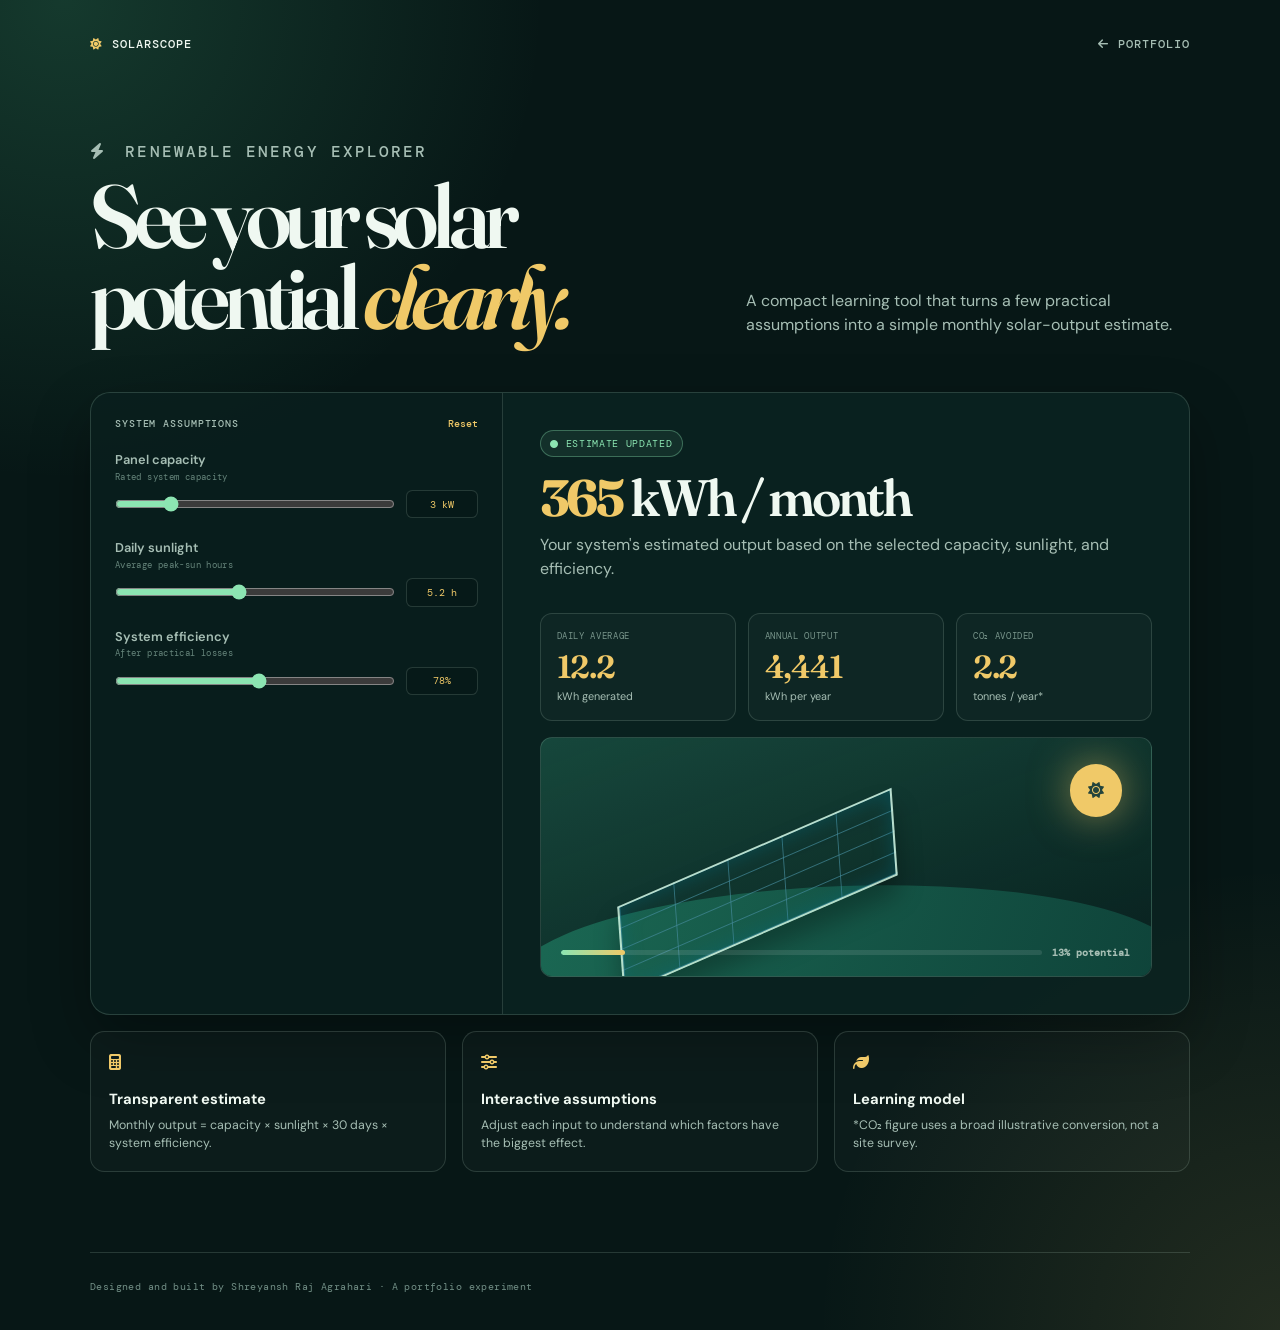
<file: projects/solar-scope/index.html>
<!doctype html>
<html lang="en">
<head>
  <meta charset="utf-8">
  <meta name="viewport" content="width=device-width, initial-scale=1">
  <meta name="theme-color" content="#071716">
  <meta name="description" content="SolarScope is an interactive solar output estimator by Shreyansh Raj Agrahari.">
  <link rel="preconnect" href="https://fonts.googleapis.com">
  <link rel="preconnect" href="https://fonts.gstatic.com" crossorigin>
  <link href="https://fonts.googleapis.com/css2?family=DM+Mono:wght@400;500&amp;family=DM+Sans:wght@400;500;600;700&amp;family=Fraunces:opsz,wght@9..144,600;9..144,700&amp;display=swap" rel="stylesheet">
  <link rel="stylesheet" href="https://cdnjs.cloudflare.com/ajax/libs/font-awesome/6.7.2/css/all.min.css" referrerpolicy="no-referrer">
  <title>SolarScope | Solar Output Estimator</title>
  <style>
    :root { --ink:#eff8f1; --muted:#a6beb4; --bg:#071716; --surface:#10322e; --line:rgba(216,245,225,.15); --green:#8ce5b2; --gold:#f0c968; --shadow:0 25px 60px rgba(0,0,0,.32); }
    * { box-sizing:border-box; margin:0; } body { min-width:320px; color:var(--ink); background:radial-gradient(circle at 5% 0%,rgba(77,196,139,.2),transparent 30rem),radial-gradient(circle at 100% 100%,rgba(240,201,104,.12),transparent 29rem),var(--bg); font-family:"DM Sans",sans-serif; line-height:1.5; } a { color:inherit; text-decoration:none; } button,input { font:inherit; } button { border:0; } :focus-visible { outline:3px solid var(--gold); outline-offset:3px; }
    .shell { width:min(1100px,calc(100% - 3rem)); margin-inline:auto; }.nav { display:flex; min-height:5.6rem; align-items:center; justify-content:space-between; gap:1rem; }.brand,.back { display:inline-flex; align-items:center; gap:.55rem; font:500 .72rem "DM Mono",monospace; letter-spacing:.09em; text-transform:uppercase; }.brand i { color:var(--gold); }.back { color:var(--muted); transition:color .2s ease; }.back:hover { color:var(--gold); }
    main { padding:3.2rem 0 5rem; }.eyebrow { color:var(--green); font:500 .66rem "DM Mono",monospace; letter-spacing:.13em; text-transform:uppercase; }.eyebrow i { margin-right:.45rem; }.intro { display:grid; grid-template-columns:1fr .75fr; gap:4rem; align-items:end; }.intro h1 { margin-top:.9rem; font:600 clamp(3.2rem,7vw,6rem)/.9 "Fraunces",serif; letter-spacing:-.07em; }.intro h1 em { color:var(--gold); font-style:italic; }.intro p { max-width:29rem; color:var(--muted); font-size:1rem; }.dashboard { display:grid; grid-template-columns:minmax(260px,.75fr) minmax(0,1.25fr); overflow:hidden; margin-top:3.4rem; border:1px solid var(--line); border-radius:1.25rem; background:rgba(11,38,35,.73); box-shadow:var(--shadow); }.inputs { padding:1.5rem; border-right:1px solid var(--line); background:rgba(0,0,0,.11); }.panel-label { display:flex; align-items:center; justify-content:space-between; color:var(--muted); font:500 .62rem "DM Mono",monospace; letter-spacing:.09em; text-transform:uppercase; }.panel-label button { padding:0; color:var(--gold); background:transparent; cursor:pointer; }.input-row { display:grid; gap:.45rem; margin-top:1.25rem; }.input-row label { color:var(--muted); font-size:.8rem; font-weight:600; }.input-row label span { display:block; margin-top:.1rem; color:#66857b; font:400 .58rem "DM Mono",monospace; letter-spacing:.04em; }.value-row { display:grid; grid-template-columns:1fr 4.5rem; gap:.7rem; align-items:center; }.value-row input { width:100%; accent-color:var(--green); }.value-row output { padding:.42rem; border:1px solid var(--line); border-radius:.4rem; color:var(--gold); background:rgba(0,0,0,.13); text-align:center; font:.65rem "DM Mono",monospace; }.main-panel { padding:clamp(1.5rem,4vw,2.3rem); }.result-tag { display:inline-flex; align-items:center; gap:.4rem; padding:.38rem .62rem; border:1px solid rgba(140,229,178,.34); border-radius:99px; color:var(--green); background:rgba(140,229,178,.08); font:.6rem "DM Mono",monospace; letter-spacing:.07em; text-transform:uppercase; }.result-tag i { font-size:.5rem; }.main-panel h2 { margin-top:1rem; font:600 clamp(2rem,4vw,3.5rem)/.96 "Fraunces",serif; letter-spacing:-.06em; }.main-panel h2 strong { color:var(--gold); }.main-panel > p { margin-top:.65rem; color:var(--muted); }.metrics { display:grid; grid-template-columns:repeat(3,1fr); gap:.75rem; margin-top:2rem; }.metric { padding:1rem; border:1px solid var(--line); border-radius:.75rem; background:rgba(255,255,255,.025); }.metric span { display:block; color:#78958b; font:.58rem "DM Mono",monospace; letter-spacing:.07em; text-transform:uppercase; }.metric strong { display:block; margin-top:.55rem; color:var(--gold); font:600 clamp(1.35rem,2.7vw,2rem)/1 "Fraunces",serif; letter-spacing:-.04em; }.metric small { display:block; margin-top:.35rem; color:var(--muted); font-size:.68rem; }.visual { position:relative; min-height:15rem; margin-top:1rem; overflow:hidden; border:1px solid var(--line); border-radius:.75rem; background:linear-gradient(160deg,rgba(26,81,67,.8),rgba(8,32,30,.65)); }.sun { position:absolute; top:1.6rem; right:1.8rem; display:grid; width:3.3rem; height:3.3rem; place-items:center; border-radius:50%; color:#24443c; background:var(--gold); box-shadow:0 0 40px rgba(240,201,104,.55); animation:pulse 3s ease-in-out infinite; }.hill { position:absolute; right:-5%; bottom:-35%; left:-5%; height:73%; border-radius:50% 50% 0 0; background:linear-gradient(110deg,#1b6954,#0e4138); transform:rotate(-2deg); }.panel { position:absolute; bottom:2.5rem; left:13%; width:45%; height:38%; border:2px solid rgba(221,255,235,.8); background:repeating-linear-gradient(90deg,rgba(67,137,153,.7) 0 1px,transparent 1px 20%),repeating-linear-gradient(0deg,rgba(67,137,153,.7) 0 1px,transparent 1px 25%); box-shadow:inset 0 0 20px rgba(0,110,135,.4),0 18px 25px rgba(0,0,0,.3); transform:skewY(-20deg) rotate(-4deg); }.output-line { position:absolute; right:1.3rem; bottom:1.1rem; left:1.3rem; display:flex; align-items:center; gap:.65rem; color:var(--muted); font:.62rem "DM Mono",monospace; }.output-line span { display:block; flex:1; height:5px; overflow:hidden; border-radius:99px; background:rgba(255,255,255,.1); }.output-line span i { display:block; width:0; height:100%; border-radius:inherit; background:linear-gradient(90deg,var(--green),var(--gold)); transition:width .45s ease; } @keyframes pulse { 50% { transform:scale(1.08); box-shadow:0 0 58px rgba(240,201,104,.7); } }
    .notes { display:grid; grid-template-columns:repeat(3,1fr); gap:1rem; margin-top:1rem; }.note { padding:1.15rem; border:1px solid var(--line); border-radius:.9rem; background:rgba(255,255,255,.025); }.note i { color:var(--gold); }.note h3 { margin-top:.85rem; font-size:.92rem; }.note p { margin-top:.35rem; color:var(--muted); font-size:.77rem; }.footer { padding:1.7rem 0 2.3rem; border-top:1px solid var(--line); color:#739087; font:.65rem "DM Mono",monospace; letter-spacing:.04em; }
    @media (max-width:760px) { .intro,.dashboard { grid-template-columns:1fr; gap:1.4rem; }.inputs { border-right:0; border-bottom:1px solid var(--line); }.metrics,.notes { grid-template-columns:1fr; }.intro h1 { font-size:clamp(3rem,15vw,4.5rem); } } @media (max-width:480px) { .shell { width:min(100% - 2rem,1100px); }.nav { min-height:4.7rem; }.main-panel,.inputs { padding:1.2rem; } }
  </style>
</head>
<body>
  <header class="shell nav"><a class="brand" href="../../portfolio.html"><i class="fa-solid fa-sun"></i> SolarScope</a><a class="back" href="../../portfolio.html#work"><i class="fa-solid fa-arrow-left"></i> Portfolio</a></header>
  <main class="shell">
    <div class="intro"><div><p class="eyebrow"><i class="fa-solid fa-bolt"></i> Renewable energy explorer</p><h1>See your solar potential <em>clearly.</em></h1></div><p>A compact learning tool that turns a few practical assumptions into a simple monthly solar-output estimate.</p></div>
    <section class="dashboard" aria-label="Solar output estimator">
      <div class="inputs"><div class="panel-label"><span>System assumptions</span><button id="reset" type="button">Reset</button></div>
        <div class="input-row"><label for="size">Panel capacity <span>Rated system capacity</span></label><div class="value-row"><input id="size" type="range" min="1" max="12" step="0.5" value="3"><output for="size" id="sizeValue">3 kW</output></div></div>
        <div class="input-row"><label for="sun">Daily sunlight <span>Average peak-sun hours</span></label><div class="value-row"><input id="sun" type="range" min="3" max="8" step="0.1" value="5.2"><output for="sun" id="sunValue">5.2 h</output></div></div>
        <div class="input-row"><label for="efficiency">System efficiency <span>After practical losses</span></label><div class="value-row"><input id="efficiency" type="range" min="60" max="95" step="1" value="78"><output for="efficiency" id="efficiencyValue">78%</output></div></div>
      </div>
      <div class="main-panel"><span class="result-tag"><i class="fa-solid fa-circle"></i> Estimate updated</span><h2><strong id="energy">365</strong> kWh / month</h2><p>Your system's estimated output based on the selected capacity, sunlight, and efficiency.</p><div class="metrics"><article class="metric"><span>Daily average</span><strong id="daily">12.2</strong><small>kWh generated</small></article><article class="metric"><span>Annual output</span><strong id="annual">4,380</strong><small>kWh per year</small></article><article class="metric"><span>CO₂ avoided</span><strong id="co2">2.2</strong><small>tonnes / year*</small></article></div><div class="visual"><div class="sun"><i class="fa-solid fa-sun"></i></div><div class="hill"></div><div class="panel"></div><div class="output-line"><span><i id="outputBar"></i></span><b id="outputPercent">61% potential</b></div></div></div>
    </section>
    <section class="notes"><article class="note"><i class="fa-solid fa-calculator"></i><h3>Transparent estimate</h3><p>Monthly output = capacity × sunlight × 30 days × system efficiency.</p></article><article class="note"><i class="fa-solid fa-sliders"></i><h3>Interactive assumptions</h3><p>Adjust each input to understand which factors have the biggest effect.</p></article><article class="note"><i class="fa-solid fa-leaf"></i><h3>Learning model</h3><p>*CO₂ figure uses a broad illustrative conversion, not a site survey.</p></article></section>
  </main>
  <footer class="shell footer">Designed and built by Shreyansh Raj Agrahari · A portfolio experiment</footer>
  <script>
    const elements = { size: document.getElementById('size'), sun: document.getElementById('sun'), efficiency: document.getElementById('efficiency') };
    const values = { size: document.getElementById('sizeValue'), sun: document.getElementById('sunValue'), efficiency: document.getElementById('efficiencyValue') };
    const format = new Intl.NumberFormat('en-NP', { maximumFractionDigits: 0 });
    const update = () => {
      const size = Number(elements.size.value), sun = Number(elements.sun.value), efficiency = Number(elements.efficiency.value) / 100;
      const daily = size * sun * efficiency, monthly = daily * 30, annual = daily * 365;
      values.size.textContent = `${size} kW`; values.sun.textContent = `${sun} h`; values.efficiency.textContent = `${Math.round(efficiency * 100)}%`;
      document.getElementById('energy').textContent = format.format(monthly); document.getElementById('daily').textContent = daily.toFixed(1); document.getElementById('annual').textContent = format.format(annual); document.getElementById('co2').textContent = (annual * .0005).toFixed(1);
      const potential = Math.min((daily / (12 * 8 * .95)) * 100, 100); document.getElementById('outputBar').style.width = `${potential}%`; document.getElementById('outputPercent').textContent = `${Math.round(potential)}% potential`;
    };
    Object.values(elements).forEach((input) => input.addEventListener('input', update));
    document.getElementById('reset').addEventListener('click', () => { elements.size.value = 3; elements.sun.value = 5.2; elements.efficiency.value = 78; update(); });
    update();
  </script>
</body>
</html>
</file>
